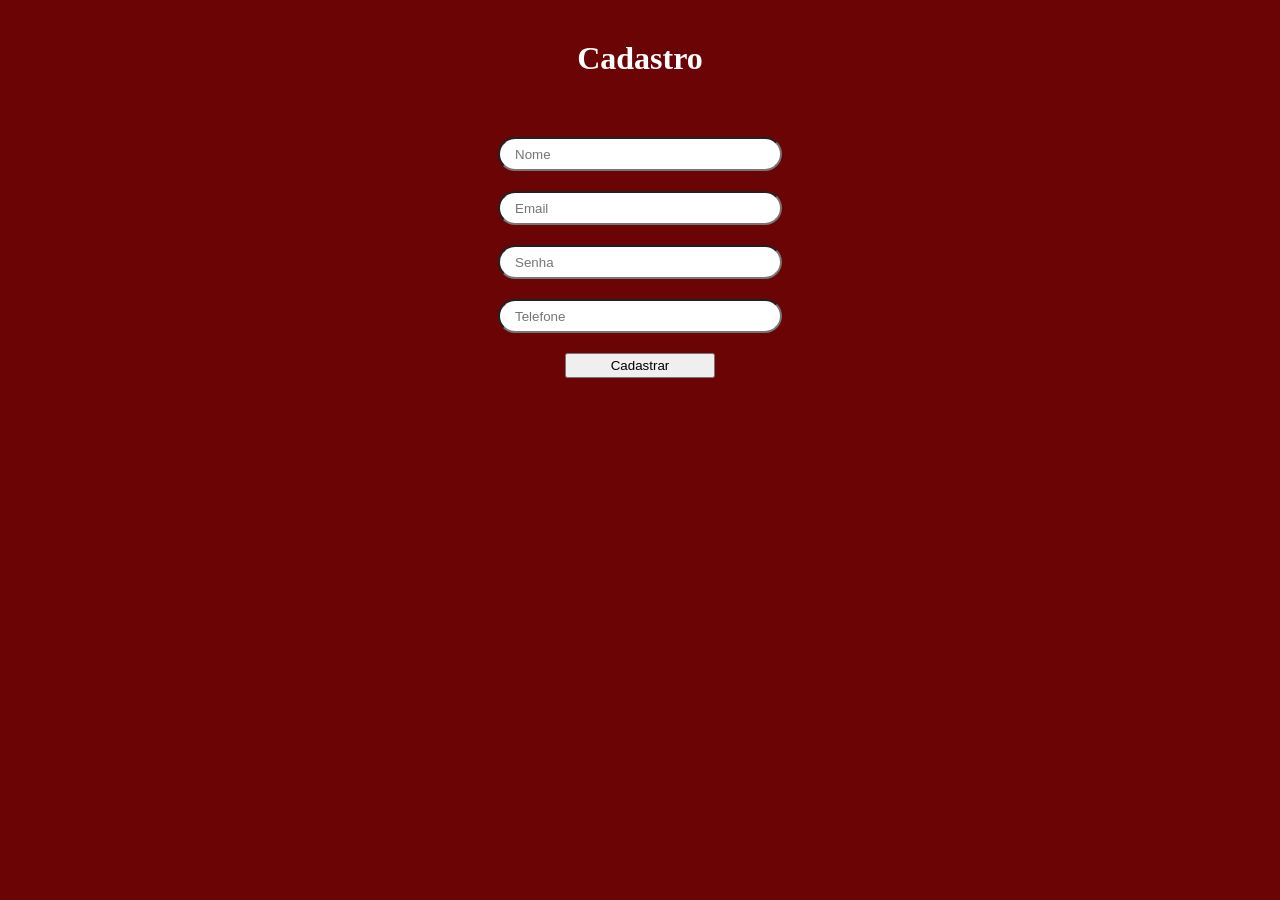
<file: index.html>
<!DOCTYPE html>
<html lang="pt-BR">
<head>
    <meta charset="UTF-8">
    <link rel="stylesheet" href="./style.css">
    <meta name="viewport" content="width=device-width, initial-scale=1.0">
    <script src="./script.js" defer></script>
    <!defer: adia a execução do JavaScript até que o HTML
    seja totalmente carregado, melhorando a velocidade de carregamento
    da página.>
    <title>Projeto API</title>
</head>
<body>
    <div class="box">
        <h1>Cadastro</h1>
        <form action="">
            <input type="text" class="nome" name="nome" placeholder="Nome">
            <input type="email" class="email"name="email" placeholder="Email">
            <input type="password" class="senha" name="senha" placeholder="Senha">
            <input type="text" class="telefone"name="tel" placeholder="Telefone">
            <button>Cadastrar</button>
        </form>
    </div>
</body>
</html>

<!Open with Live Server: abre o arquivo index.html no navegador para visualizar as alterações em tempo real.
Basta clicar com o botão direito no arquivo index.html e selecionar "Open with Live
Server" para iniciar o servidor local. A extensão Live Server deve ser instalada previamente.>
</file>
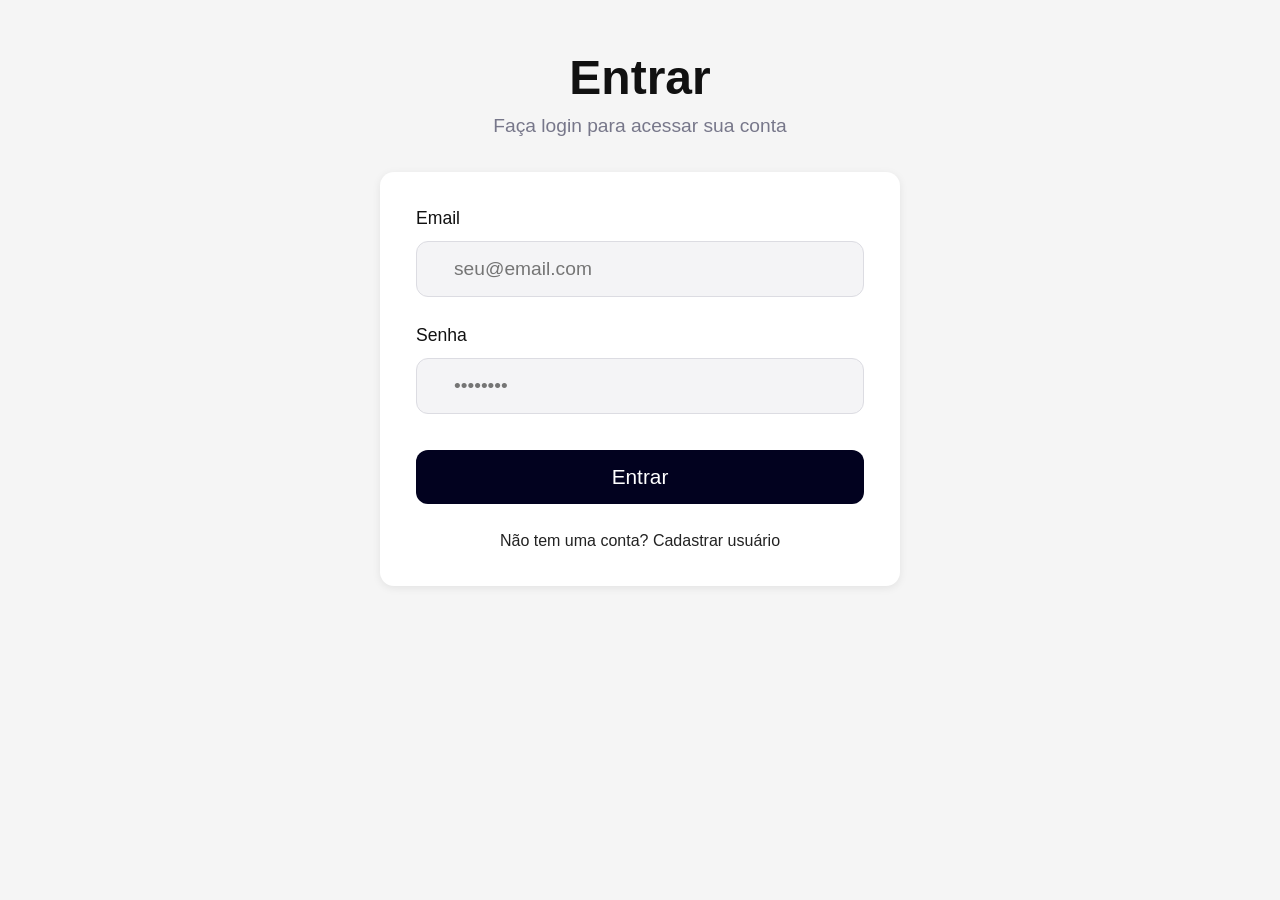
<file: frontend/index.html>
<!DOCTYPE html>
<html lang="pt-BR">
<head>
    <meta charset="UTF-8">
    <meta http-equiv="refresh" content="0; URL='login/index.html'">
    <title>Carregando...</title>
</head>
<body>
    </body>
</html>
</file>
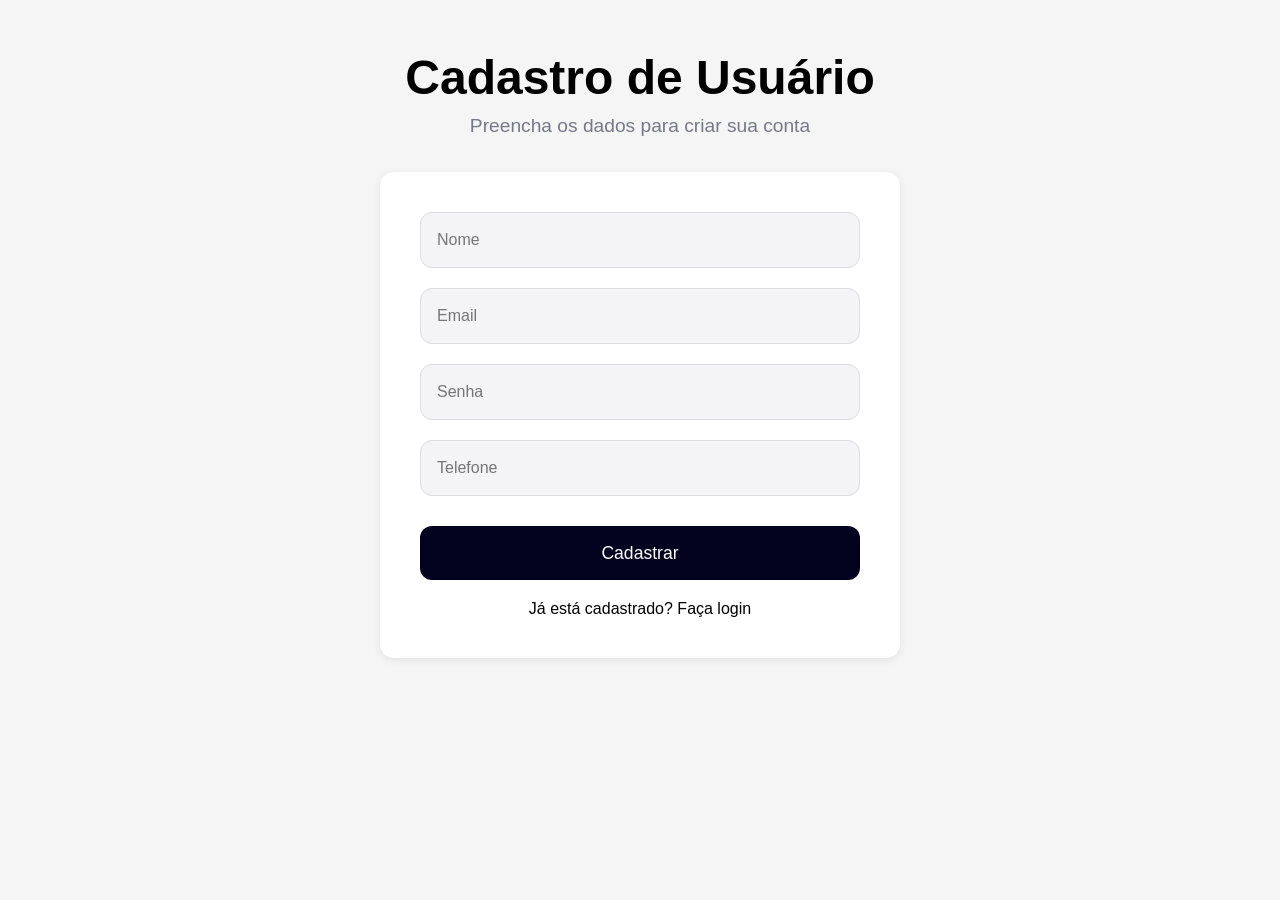
<file: front-end/cadastrarUsuario/index.html>
<!DOCTYPE html>
<html lang="pt-BR">

<head>
    <meta charset="UTF-8">
    <meta name="viewport" content="width=device-width, initial-scale=1.0">
    <title>Cadastro de Usuário</title>

    <link rel="stylesheet" href="./style.css">
    <script src="./script.js" defer></script>
    <!defer: adia a execução do JavaScript até que o HTML seja totalmente carregado, melhorando a velocidade de
        carregamento da página.>

</head>

<body>
    <div class="main-wrapper">
    <div class="cabecalho">
        <h1>Cadastro de Usuário</h1>
        <p class="subtitle">Preencha os dados para criar sua conta</p>
    </div>
    <div class="container">
        <form action="">
            <input type="text" class="nome" name="nome" placeholder="Nome">
            <input type="email" class="email" name="email" placeholder="Email">
            <input type="password" class="senha" name="senha" placeholder="Senha">
            <input type="text" class="telefone" name="tel" placeholder="Telefone">
            <button>Cadastrar</button>
            <a href="">Já está cadastrado? Faça login</a>
        </form>
    </div>
    </div>
    </div>
</body>

</html>

<!Open with Live Server: abre o arquivo index.html no navegador para visualizar as alterações em tempo real. Basta
    clicar com o botão direito no arquivo index.html e selecionar "Open with Live
Server" para iniciar o servidor local. A extensão Live Server deve ser instalada previamente.>
</file>
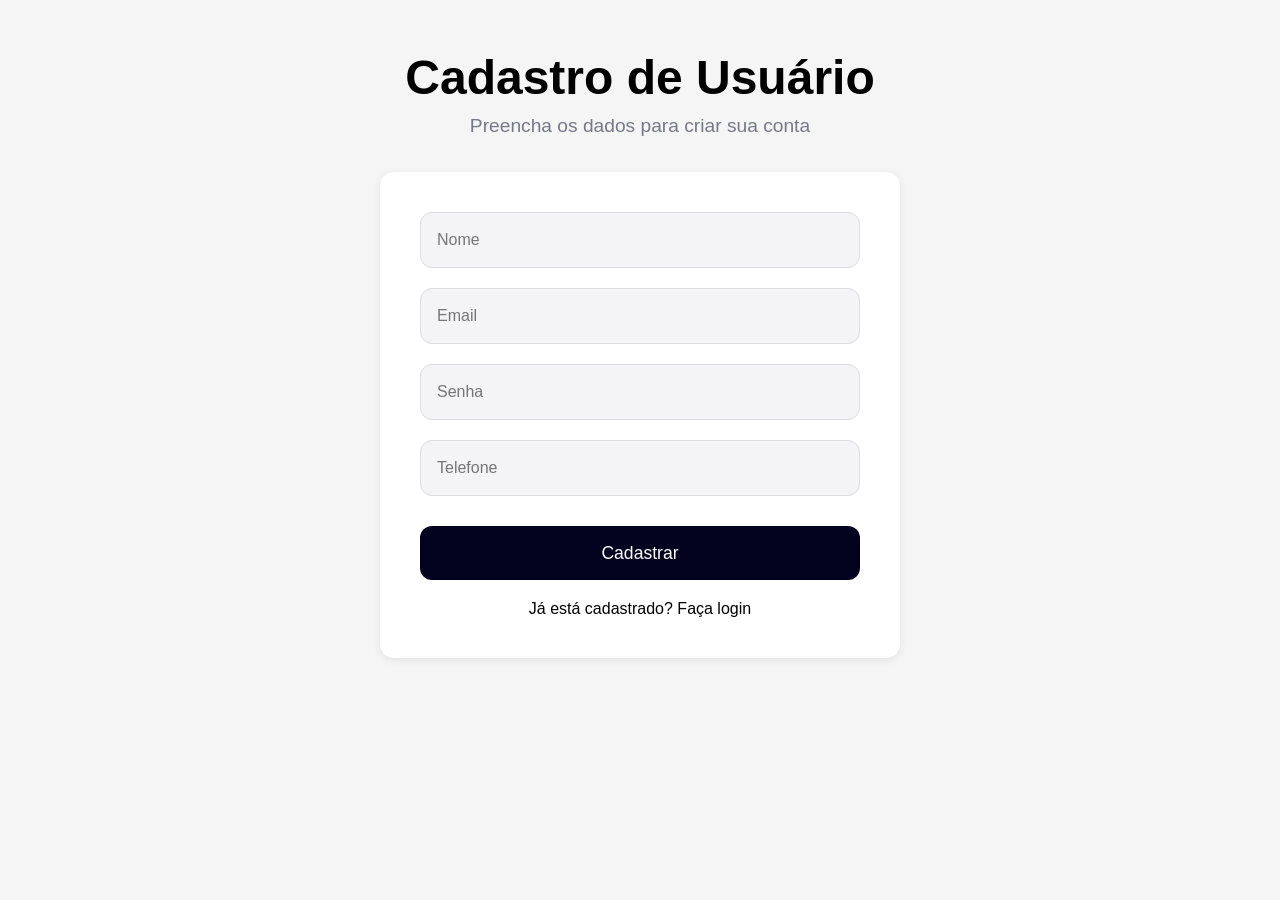
<file: frontend/cadastrar-usuario/index.html>
<!DOCTYPE html>
<html lang="pt-BR">

<head>
    <meta charset="UTF-8">
    <meta name="viewport" content="width=device-width, initial-scale=1.0">
    <title>Cadastro de Usuário</title>

    <link rel="stylesheet" href="./style.css">

    <script src="./script.js" defer></script>
    <!defer: adia a execução do JavaScript até que o HTML seja totalmente carregado, melhorando a velocidade de
        carregamento da página.>

</head>

<body>
    <div class="main-wrapper">
    <div class="cabecalho">
        <h1>Cadastro de Usuário</h1>
        <p class="subtitle">Preencha os dados para criar sua conta</p>
    </div>
    <div class="container">
        <form action="">
            <input type="text" class="nome" name="nome" placeholder="Nome">
            <input type="email" class="email" name="email" placeholder="Email">
            <input type="password" class="senha" name="senha" placeholder="Senha">
            <input type="text" class="telefone" name="tel" placeholder="Telefone">
            <button>Cadastrar</button>
            <a href="../login/index.html">Já está cadastrado? Faça login</a>
        </form>
    </div>
    </div>
    </div>
</body>

</html>

<!Open with Live Server: abre o arquivo index.html no navegador para visualizar as alterações em tempo real. Basta
    clicar com o botão direito no arquivo index.html e selecionar "Open with Live
Server" para iniciar o servidor local. A extensão Live Server deve ser instalada previamente.>
</file>
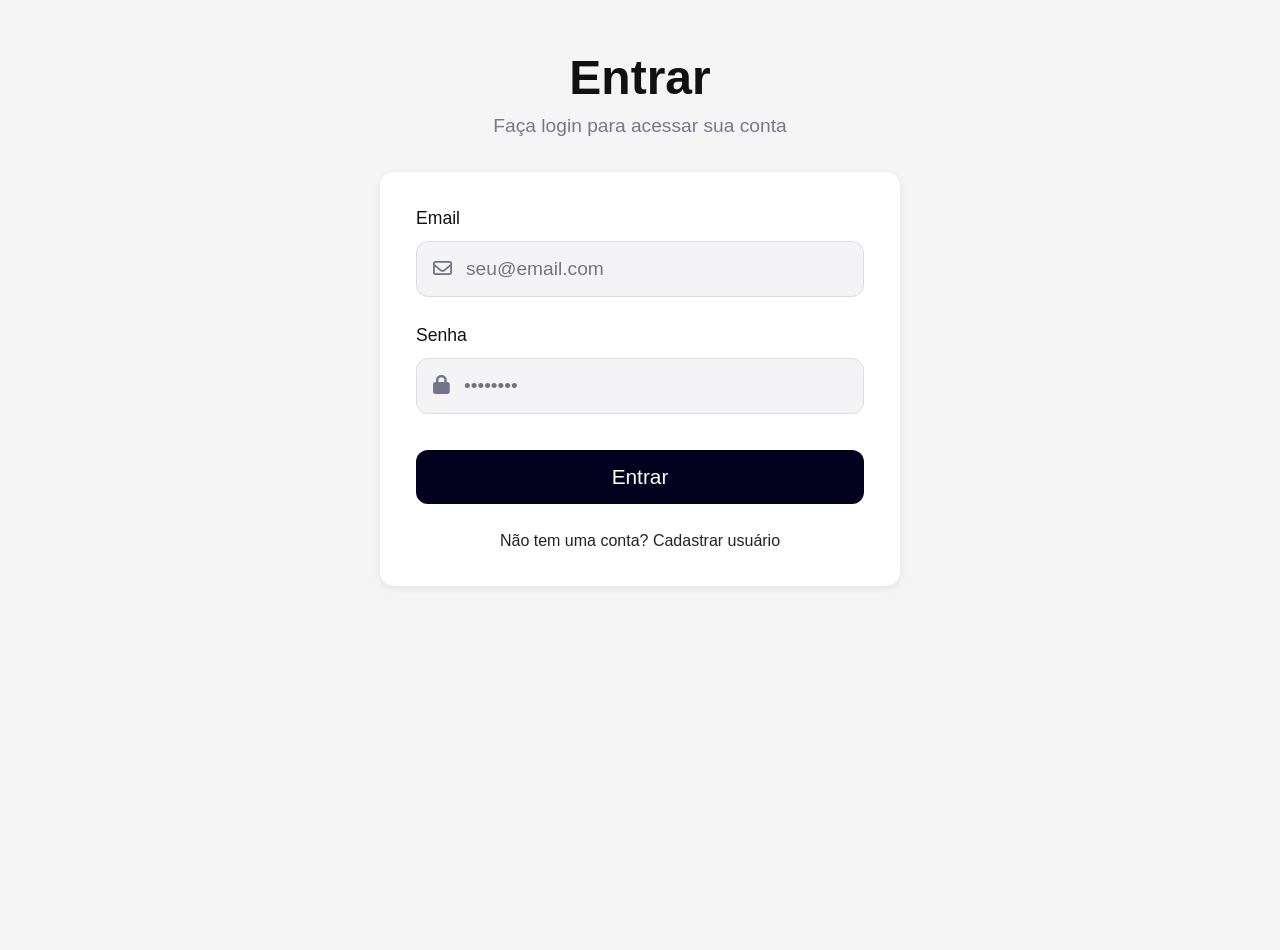
<file: frontend/login/index.html>
<!DOCTYPE html>
<html lang="pt-BR">
<head>
    <meta charset="UTF-8">
    <meta name="viewport" content="width=device-width, initial-scale=1.0">
    <title>Login</title>
 
    <link rel="stylesheet"
        href="https://cdnjs.cloudflare.com/ajax/libs/font-awesome/6.5.2/css/all.min.css">

    <link rel="stylesheet" href="style.css">

    <script src="./script.js" defer></script>



</head>
<body>

    <main class="login-container">

        <div class="login-header">
            <h1>Entrar</h1>
            <p>Faça login para acessar sua conta</p>
        </div>

        <section class="login-card">

            <form id="form-login">

                <div class="form-group">
                    <label for="email">Email</label>

                    <div class="input-group">
                        <i class="fa-regular fa-envelope"></i>
                        <input
                            type="email"
                            id="email"
                            placeholder="seu@email.com"
                            required>
                    </div>
                </div>

                <div class="form-group">
                    <label for="senha">Senha</label>

                    <div class="input-group">
                        <i class="fa-solid fa-lock"></i>
                        <input
                            type="password"
                            id="senha"
                            placeholder="••••••••"
                            required>
                    </div>
                </div>

                <button type="submit" class="btn-login">
                    Entrar
                </button>

            </form>

            <p class="register-text">
                
                <a href="../cadastrar-usuario/index.html">Não tem uma conta? Cadastrar usuário</a>
            </p>

        </section>

    </main>

</body>
</html>
</file>
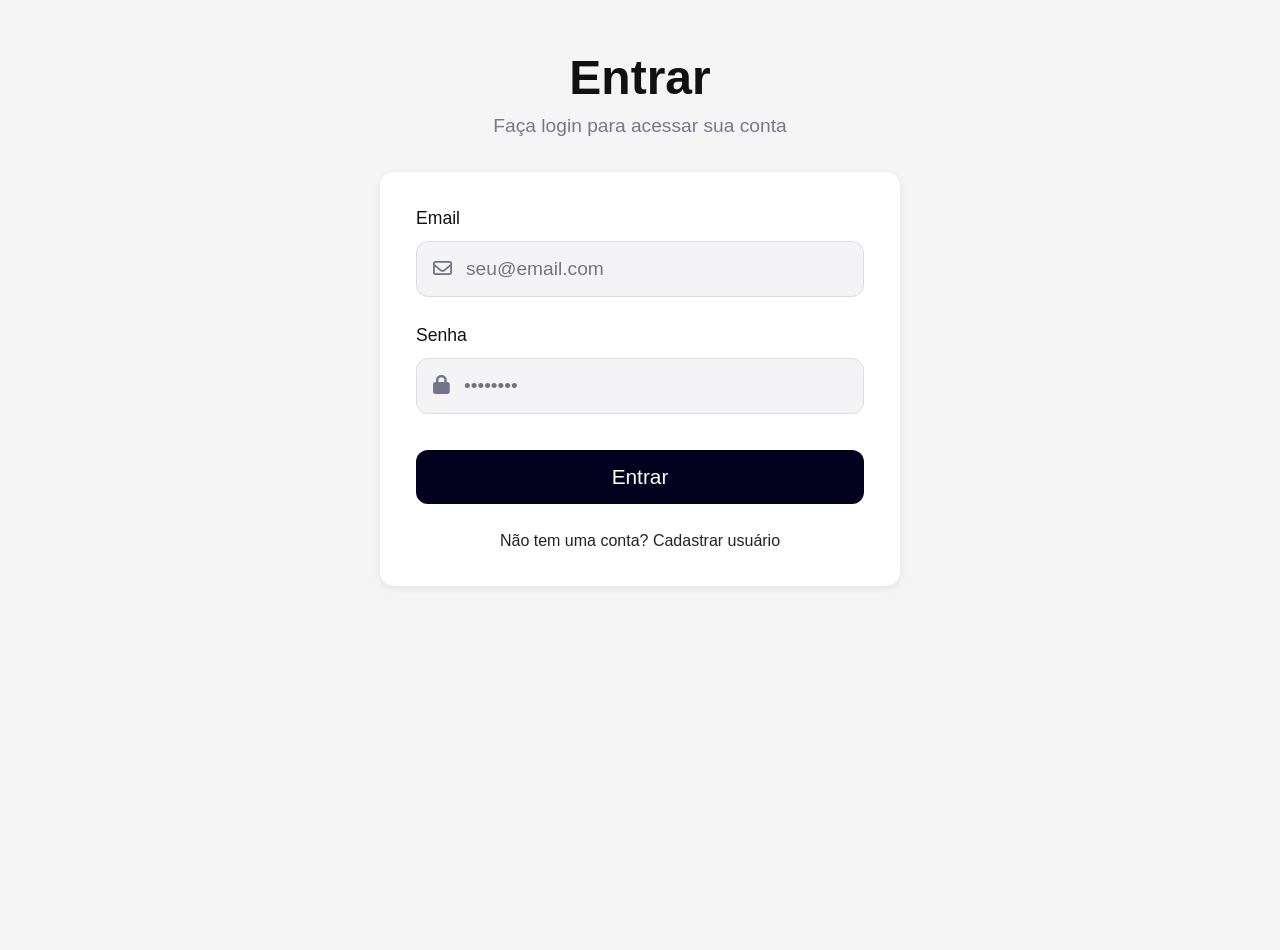
<file: frontend/perfil/index.html>
<!DOCTYPE html>
<html lang="pt-BR">
<head>
    <meta charset="UTF-8">
    <meta name="viewport" content="width=device-width, initial-scale=1.0">
    <title>Perfil do Usuário</title>

    <!-- Font Awesome para os ícones -->
    <link rel="stylesheet"
        href="https://cdnjs.cloudflare.com/ajax/libs/font-awesome/6.5.2/css/all.min.css">

    <link rel="stylesheet" href="style.css">
    <script src="./script.js" defer></script>
</head>
<body>

    <main class="container">

        <h1 id="saudacao" class="saudacao"></h1>

        <section class="card">

            <div class="info-nome">
                <div class="icon dark">
                    <i class="fa-regular fa-user"></i>
                </div>

                <div class="info-content">
                    <span class="label">Nome</span>
                    <p class="value" id="nome"></p>
                </div>
            </div>

            <hr>

            <div class="info-item">
                <div class="icon light">
                    <i class="fa-regular fa-envelope"></i>
                </div>

                <div class="info-content">
                    <span class="label">Email</span>
                    <p class="value" id="email"></p>
                </div>
            </div>

            <hr>

            <div class="info-item">
                <div class="icon light">
                    <i class="fa-solid fa-phone"></i>
                </div>

                <div class="info-content">
                    <span class="label">Telefone</span>
                    <p class="value" id="telefone"></p>
                </div>
            </div>

            <hr>

            <div class="actions">
                <button class="btn btn-primary">
                    <i class="fa-regular fa-pen-to-square"></i>
                    Editar perfil
                </button>

                <button class="btn btn-danger">
                    <i class="fa-regular fa-trash-can"></i>
                    Excluir perfil
                </button>

                <button class="btn btn-secundary" onclick="logout()">
                    <i class="fa-solid fa-right-from-bracket"></i>
                </button>

            </div> 

        </section>

    </main>

</body>
</html>
</file>
<file: style.css>
* {
    margin: 0;
    padding: 0;
}
h1 {
    margin: 40px 0 40px 0;
    color: white;
}

body {
    background-color:rgb(107, 4, 4);
}
.box, form {
    gap: 20px;
    display: flex;
    flex-direction: column;
    justify-content: center;
    align-items: center;
}
input {
    width: 250px;
    height: 30px;
    border-radius: 30px;
    padding: 0 15px 0 15px;
}

button {
    width: 150px;
    height: 25px;
}
</file>
<file: front-end/cadastrarUsuario/style.css>
* {
    margin: 0;
    padding: 0;
    box-sizing: border-box;
}

body {
    display: flex;
    justify-content: center;
    flex-direction: column;
    align-items: center;

    background-color: #f5f5f5;
    font-family: Arial, Helvetica, sans-serif;
}

.main-wrapper {
    display: flex;
    flex-direction: column;
    align-items: center;
    width: 100%;
    max-width: 900px;
    margin: 50px auto;
    padding: 0 20px;
}

.cabecalho {
    text-align: center;
    margin-bottom:35px;
}

h1 {
    font-size: 3rem;
    font-weight: 700;
    margin-bottom: 10px;
}

.subtitle {
    color: #77778a;
    font-size: 1.2rem;
}

.container {
    width: 100%;
    max-width: 520px;
    background-color: #ffffff;
    padding: 40px;
    border-radius: 14px;
    box-shadow: 0 2px 8px rgba(0, 0, 0, 0.08);
    text-align: center;
}

form {
    display: flex;
    flex-direction: column;
    gap: 20px;
}

input {
    width: 100%;
    height: 56px;

    padding: 0 16px;

    border: 1px solid #dcdce2;
    border-radius: 12px;

    background-color: #f4f4f6;

    font-size: 1rem;
    color: #222;

    outline: none;
}

input:focus {
    border-color: #02021f;
}

button {
    width: 100%;
    height: 54px;

    margin-top: 10px;

    border: none;
    border-radius: 12px;

    background-color: #02021f;
    color: white;

    font-size: 1.1rem;
    cursor: pointer;

    transition: opacity 0.2s;
}

button:hover {
    background-color: gray;
}

a {
    text-decoration: none;
    font-weight: normal;
    color: black;
}

a:hover{
    color: gray;
}

@media (max-width: 600px) {
    .container {
        margin: 20px;
        padding: 25px;
    }

    h1 {
        font-size: 1.8rem;
    }
}
</file>
<file: frontend/cadastrar-usuario/style.css>
* {
    margin: 0;
    padding: 0;
    box-sizing: border-box;
}

body {
    display: flex;
    justify-content: center;
    flex-direction: column;
    align-items: center;

    background-color: #f5f5f5;
    font-family: Arial, Helvetica, sans-serif;
}

.main-wrapper {
    display: flex;
    flex-direction: column;
    align-items: center;
    width: 100%;
    max-width: 900px;
    margin: 50px auto;
    padding: 0 20px;
}

.cabecalho {
    text-align: center;
    margin-bottom:35px;
}

h1 {
    font-size: 3rem;
    font-weight: 700;
    margin-bottom: 10px;
}

.subtitle {
    color: #77778a;
    font-size: 1.2rem;
}

.container {
    width: 100%;
    max-width: 520px;
    background-color: #ffffff;
    padding: 40px;
    border-radius: 14px;
    box-shadow: 0 2px 8px rgba(0, 0, 0, 0.08);
    text-align: center;
}

form {
    display: flex;
    flex-direction: column;
    gap: 20px;
}

input {
    width: 100%;
    height: 56px;

    padding: 0 16px;

    border: 1px solid #dcdce2;
    border-radius: 12px;

    background-color: #f4f4f6;

    font-size: 1rem;
    color: #222;

    outline: none;
}

input:focus {
    border-color: #02021f;
}

button {
    width: 100%;
    height: 54px;

    margin-top: 10px;

    border: none;
    border-radius: 12px;

    background-color: #02021f;
    color: white;

    font-size: 1.1rem;
    cursor: pointer;

    transition: opacity 0.2s;
}

button:hover {
    background-color: gray;
}

a {
    text-decoration: none;
    font-weight: normal;
    color: black;
}

a:hover{
    color: gray;
}

@media (max-width: 600px) {
    .container {
        margin: 20px;
        padding: 25px;
    }

    h1 {
        font-size: 1.8rem;
    }
}
</file>
<file: frontend/login/style.css>
* {
    margin: 0;
    padding: 0;
    box-sizing: border-box;
}

body {
    font-family: Arial, Helvetica, sans-serif;
    background: #f5f5f5;
    color: #111;
    min-height: 100vh;
}

.login-container {
    max-width: 900px;
    margin: 50px auto;
    padding: 0 20px;
}

.login-header {
    text-align: center;
    margin-bottom: 35px;
}

.login-header h1 {
    font-size: 3rem;
    font-weight: 700;
    margin-bottom: 10px;
}

.login-header p {
    color: #77778a;
    font-size: 1.2rem;
}

.login-card {
    max-width: 520px;
    margin: 0 auto;
    background: #fff;
    border-radius: 14px;
    padding: 36px;
    box-shadow: 0 2px 8px rgba(0, 0, 0, 0.08);
}

.form-group {
    margin-bottom: 28px;
}

.form-group label {
    display: block;
    margin-bottom: 12px;
    font-size: 1.1rem;
    font-weight: 500;
}

.input-group {
    display: flex;
    align-items: center;
    gap: 14px;

    background: #f4f4f6;
    border: 1px solid #dcdce2;
    border-radius: 12px;

    height: 56px;
    padding: 0 16px;
}

.input-group i {
    color: #74748a;
    font-size: 1.2rem;
}

.input-group input {
    width: 100%;
    border: none;
    background: transparent;
    font-size: 1.2rem;
    outline: none;
    color: #222;
}

.btn-login {
    width: 100%;
    height: 54px;

    border: none;
    border-radius: 12px;

    background: #02021f;
    color: white;

    font-size: 1.3rem;
    cursor: pointer;

    margin-top: 8px;

    transition: opacity 0.2s;
}

.btn-login:hover {
    opacity: 0.92;
}

.register-text {
    text-align: center;
    margin-top: 28px;
    color: #77778a;
}

.register-text a {
    color: #222;
    text-decoration: none;
    font-weight: normal;
}

.register-text a:hover {
    color: gray;
}

@media (max-width: 768px) {

    .login-header h1 {
        font-size: 2.2rem;
    }

    .login-card {
        padding: 24px;
    }

    .input-group input {
        font-size: 1rem;
    }

    .register-text {
        font-size: 1rem;
    }
}
</file>
<file: frontend/perfil/style.css>
* {
    margin: 0;
    padding: 0;
    box-sizing: border-box;
}

body {
    font-family: Arial, Helvetica, sans-serif;
    background-color: #f4f4f4;
    color: #111;
}

.container {
    max-width: 850px;
    margin: 40px auto;
    padding: 0 20px;
}

h1 {
    font-size: 3rem;
    font-weight: 700;
    margin-bottom: 35px;
}

.card {
    background-color: #fff;
    border-radius: 14px;
    padding: 35px;
    box-shadow: 0 2px 8px rgba(0, 0, 0, 0.08);
}

.info-nome {
    display: flex;
    align-items: center;
    gap: 20px;
    padding: 10px 0;
}

.icon {
    width: 44px;
    height: 44px;
    border-radius: 50%;
    display: flex;
    justify-content: center;
    align-items: center;
    font-size: 18px;
}

.icon.dark {
    background-color: #02021f;
    color: white;
}

.icon.light {
    background-color: #ececf1;
    color: #6b6b7a;
}

.info-content {
    display: flex;
    flex-direction: column;
    gap: 4px;
}

.label {
    color: #7a7a88;
    font-size: 1.1rem;
}

.value {
    font-size: 1.8rem;
    font-weight: 500;
}

hr {
    border: none;
    border-top: 1px solid #e4e4e4;
    margin: 18px 0;
}

.actions {
    display: flex;
    gap: 15px;
    margin-top: 25px;
}

.btn {
    border: none;
    
    cursor: pointer;
    font-size: 1.1rem;
    
    display: flex;
    align-items: center;
    justify-content: center;
    gap: 10px;
    transition: 0.2s;
}

.btn-primary {
    flex: 1;
    background-color: #02021f;
    color: white;
    padding: 16px 24px;
    border-radius: 12px;
}

.btn-primary:hover {
    background-color: gray;
}

.btn-danger {
    background-color: #fdecec;
    color: #e53935;
    min-width: 190px;
    padding: 16px 24px;
    border-radius: 12px;
}

.btn-danger:hover {
    background-color: #f9dddd;
}

.btn-primary:hover {
    background-color: gray;
}

.btn-secundary {
   
    background-color: gray;
    color: white;
    border-radius: 50px;
    width: 70px;
    height: 70px;
}

.btn-secundary:hover {
    background-color: rgb(187, 185, 185);
}

.fa-solid {
    color: white;
}

@media (max-width: 768px) {
    h1 {
        font-size: 2rem;
    }

    .value {
        font-size: 1.2rem;
    }

    .actions {
        flex-direction: column;
    }

    .btn-danger {
        width: 100%;
    }
}
</file>
